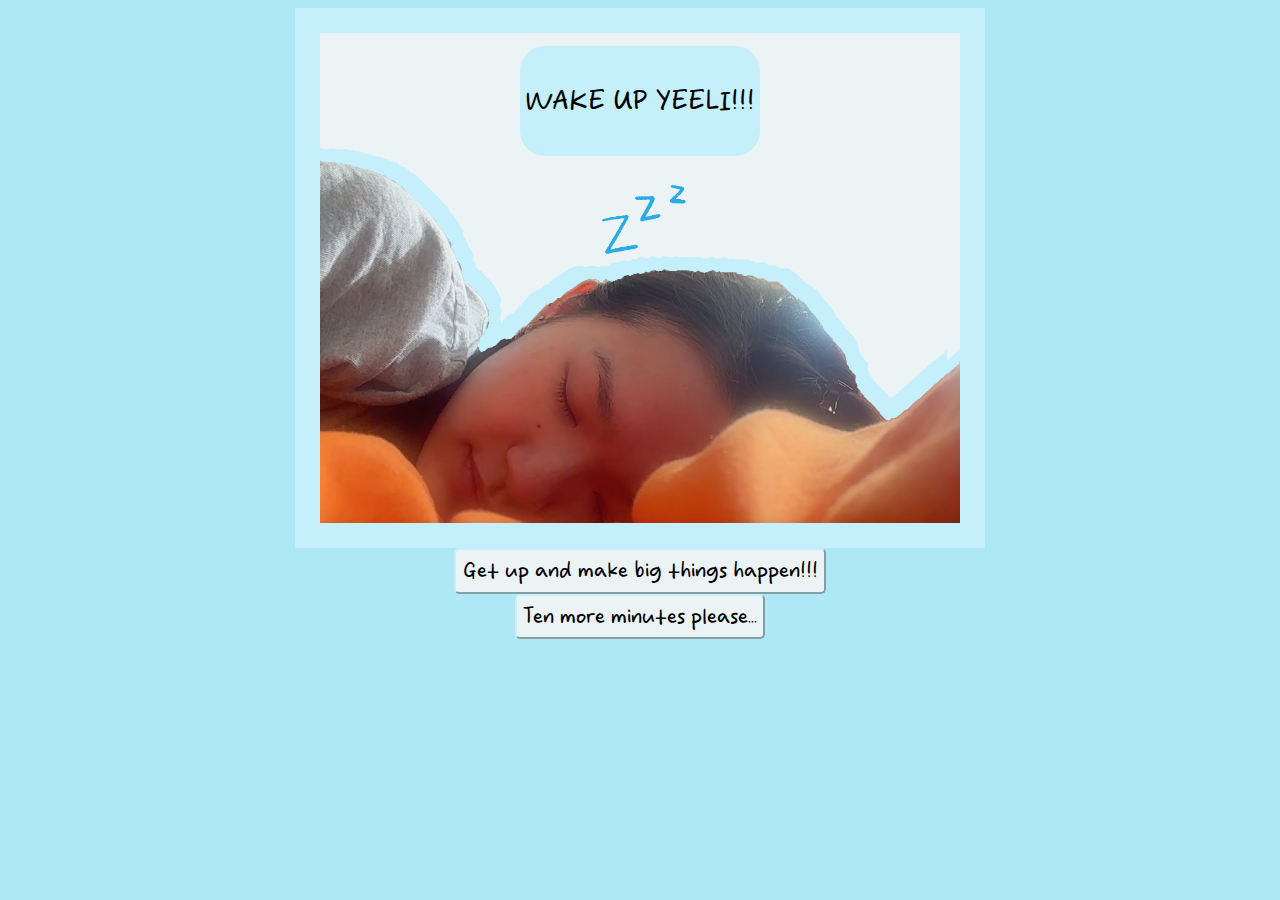
<file: index.html>
<!DOCTYPE html>
<html lang="en">
    <head>
        <meta charset="UTF-8">
        <meta name="viewport" content="width=device-width, initial-scale=1.0" />
        <title>a gift</title>
        <link rel="icon" type="image/x-icon" href="./assets/cake_icon.png">
        <link href="./styles.css" rel="stylesheet" />
    </head>
    <body id="normalbody">
        <main>
            <div class="block1">
                <div class="maintext">
                    <p>WAKE UP YEELI!!!</p>
                </div>
                <div class="sleeping">
                    <img src="./assets/zzz.gif" alt="zzz" id="zzz">
                    <img src="./assets/sleeping.png" alt="sleeping picture" id="sleepingpicture">
                </div>
            </div>
            <div class="button1">
                <button type="button" id="button1" onclick="page2()">Get up and make big things happen!!!</button>
            </div>
            <div class="button2">
                <button type="button" id="button2">Ten more minutes please...</button>
            </div>
        </main>
        <script src="main.js"></script>
    </body>
</html>
</file>
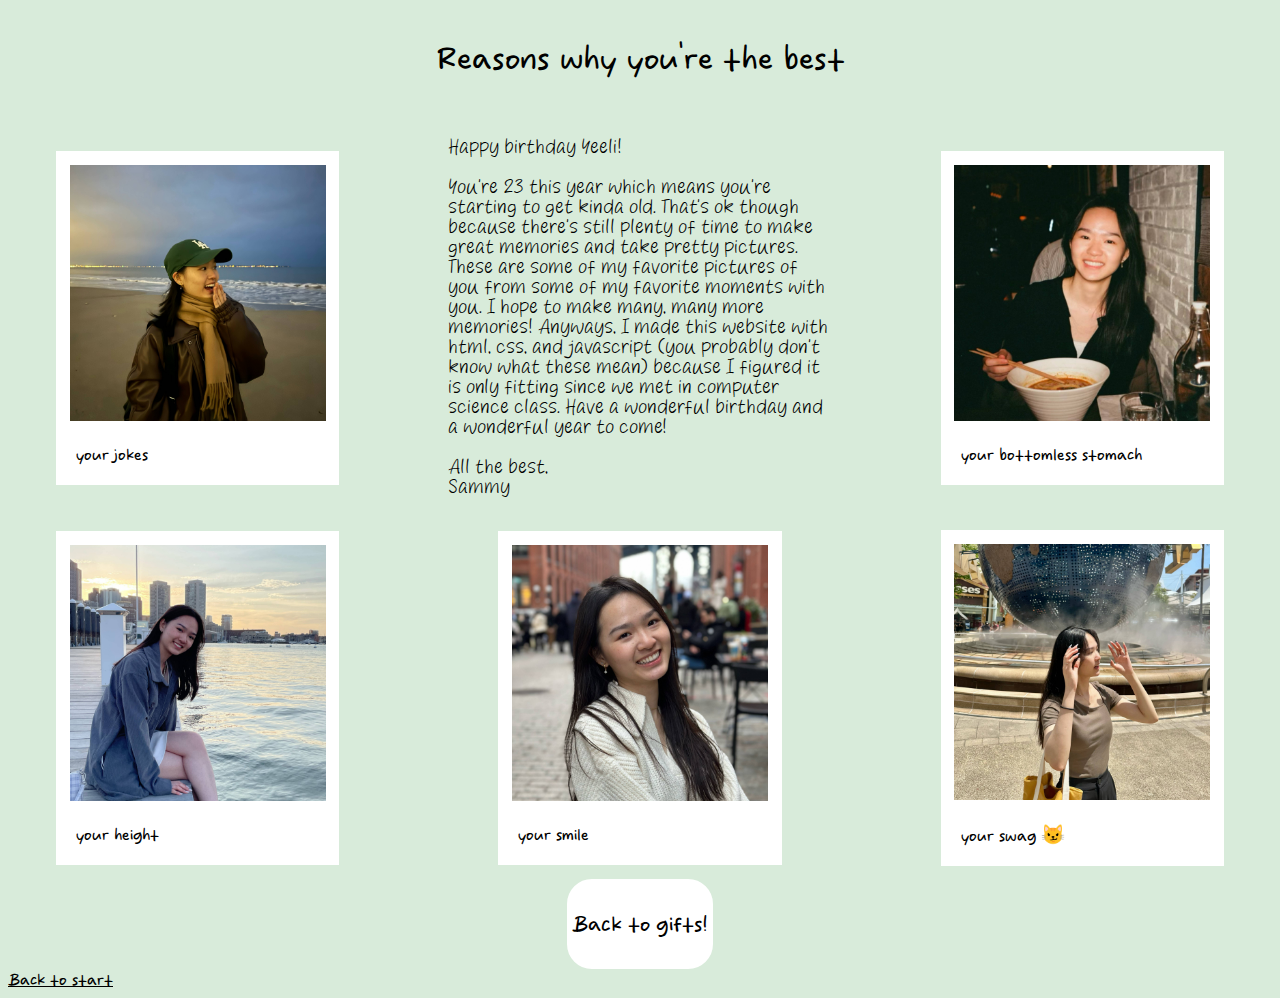
<file: gift2.html>
<!DOCTYPE html>
<html lang="en">
    <head>
        <meta charset="UTF-8">
        <meta name="viewport" content="width=device-width, initial-scale=1.0" />
        <title>a gift</title>
        <link rel="icon" type="image/x-icon" href="./assets/cake_icon.png">
        <link href="./styles.css" rel="stylesheet" />
    </head>
    <body id="gift2body">
        <main>
            <div class="rwytbtext">
                <p>Reasons why you're the best</p>
            </div>
            <div class="grid-container">
                <div class="picture1">
                    <img src="./assets/pic1.jpeg" alt="picture1" id="picture1">
                    <p id="pic1text">your jokes</p>
                </div>
                <div class="birthdaymessage">
                    <p>Happy birthday Yeeli!<br><br>You're 23 this year which means you're starting to get kinda old. 
                        That's ok though because there's still plenty of time to make great memories and take 
                        pretty pictures. These are some of my favorite pictures of you from some of my favorite 
                        moments with you. I hope to make many, many more memories! Anyways, I made this website 
                        with html, css, and javascript (you probably don't know what these mean) because I figured 
                        it is only fitting since we met in computer science class. Have a wonderful birthday and a 
                        wonderful year to come!<br><br>All the best,<br>Sammy</p>
                </div>
                <div class="picture2">
                    <img src="./assets/pic2.jpeg" alt="picture2" id="picture2">
                    <p id="pic2text">your bottomless stomach</p>
                </div>
                <div class="picture3">
                    <img src="./assets/pic3.jpeg" alt="picture3" id="picture3">
                    <p id="pic3text">your height</p>
                </div>
                <div class="picture4">
                    <img src="./assets/pic4.jpeg" alt="picture4" id="picture4">
                    <p id="pic4text">your smile</p>
                </div>
                <div class="picture5">
                    <img src="./assets/pic5.jpeg" alt="picture5" id="picture5">
                    <p id="pic5text">your swag 😼</p>
                </div>
            </div>
            <a href="./page3.html" id="page3link">
                <div class="backtopage3text">
                    <p>Back to gifts!</p>
                </div>
            </a>
        </main>
        <footer>
            <a href="./index.html" id="backtostart">Back to start</a>
        </footer>
        <script src="main.js"></script>
    </body>    
</html>
</file>
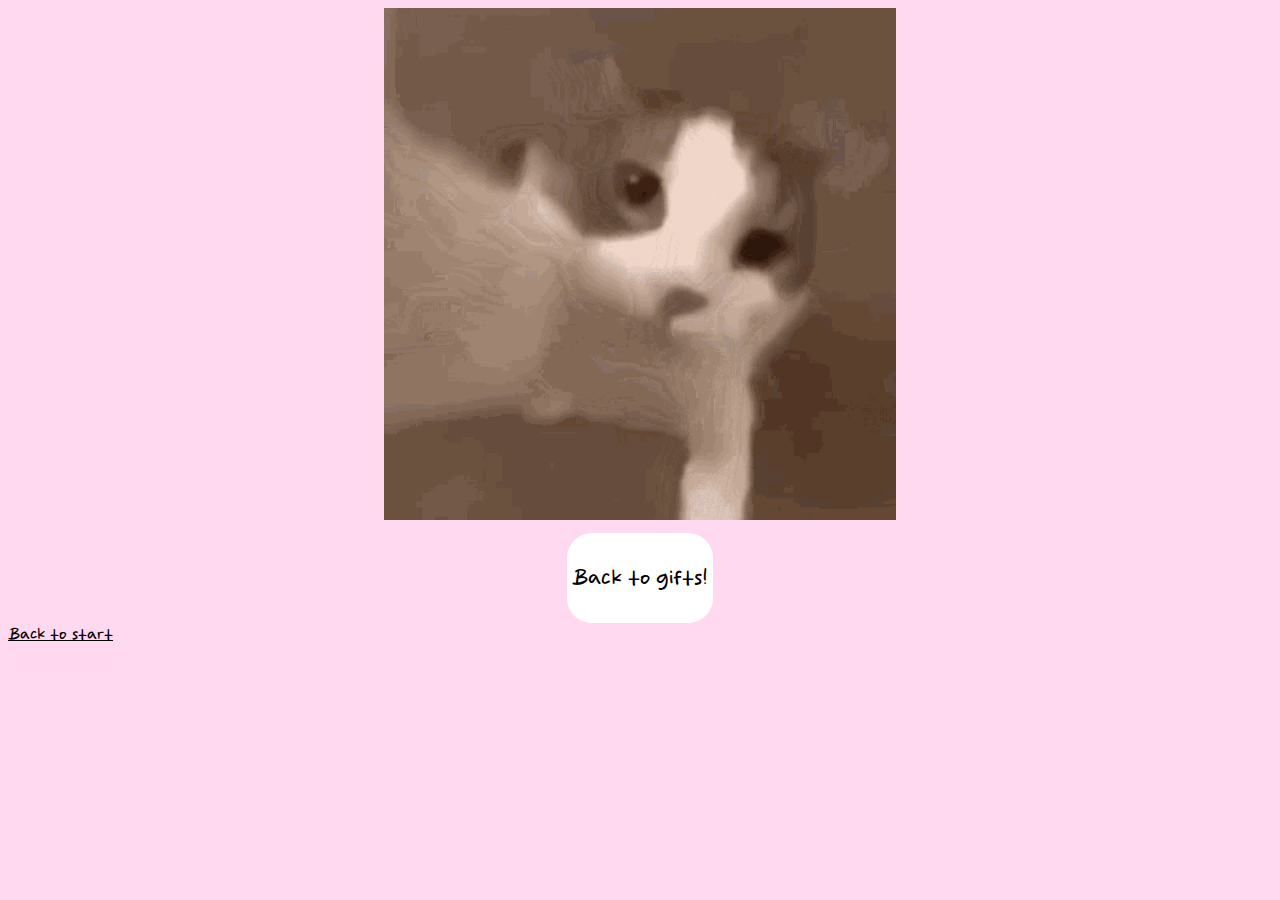
<file: gift3.html>
<!DOCTYPE html>
<html lang="en">
    <head>
        <meta charset="UTF-8">
        <meta name="viewport" content="width=device-width, initial-scale=1.0" />
        <title>a gift</title>
        <link rel="icon" type="image/x-icon" href="./assets/cake_icon.png">
        <link href="./styles.css" rel="stylesheet" />
    </head>
    <body id="gift3body">
        <main>
            <img src="./assets/kiss.gif" alt="kiss" id="kissgif">
            <a href="./page3.html" id="page3link">
                <div class="backtopage3text">
                    <p>Back to gifts!</p>
                </div>
            </a>
        </main>
        <footer>
            <a href="./index.html" id="backtostart">Back to start</a>
        </footer>
        <script src="main.js"></script>
    </body>    
</html>
</file>
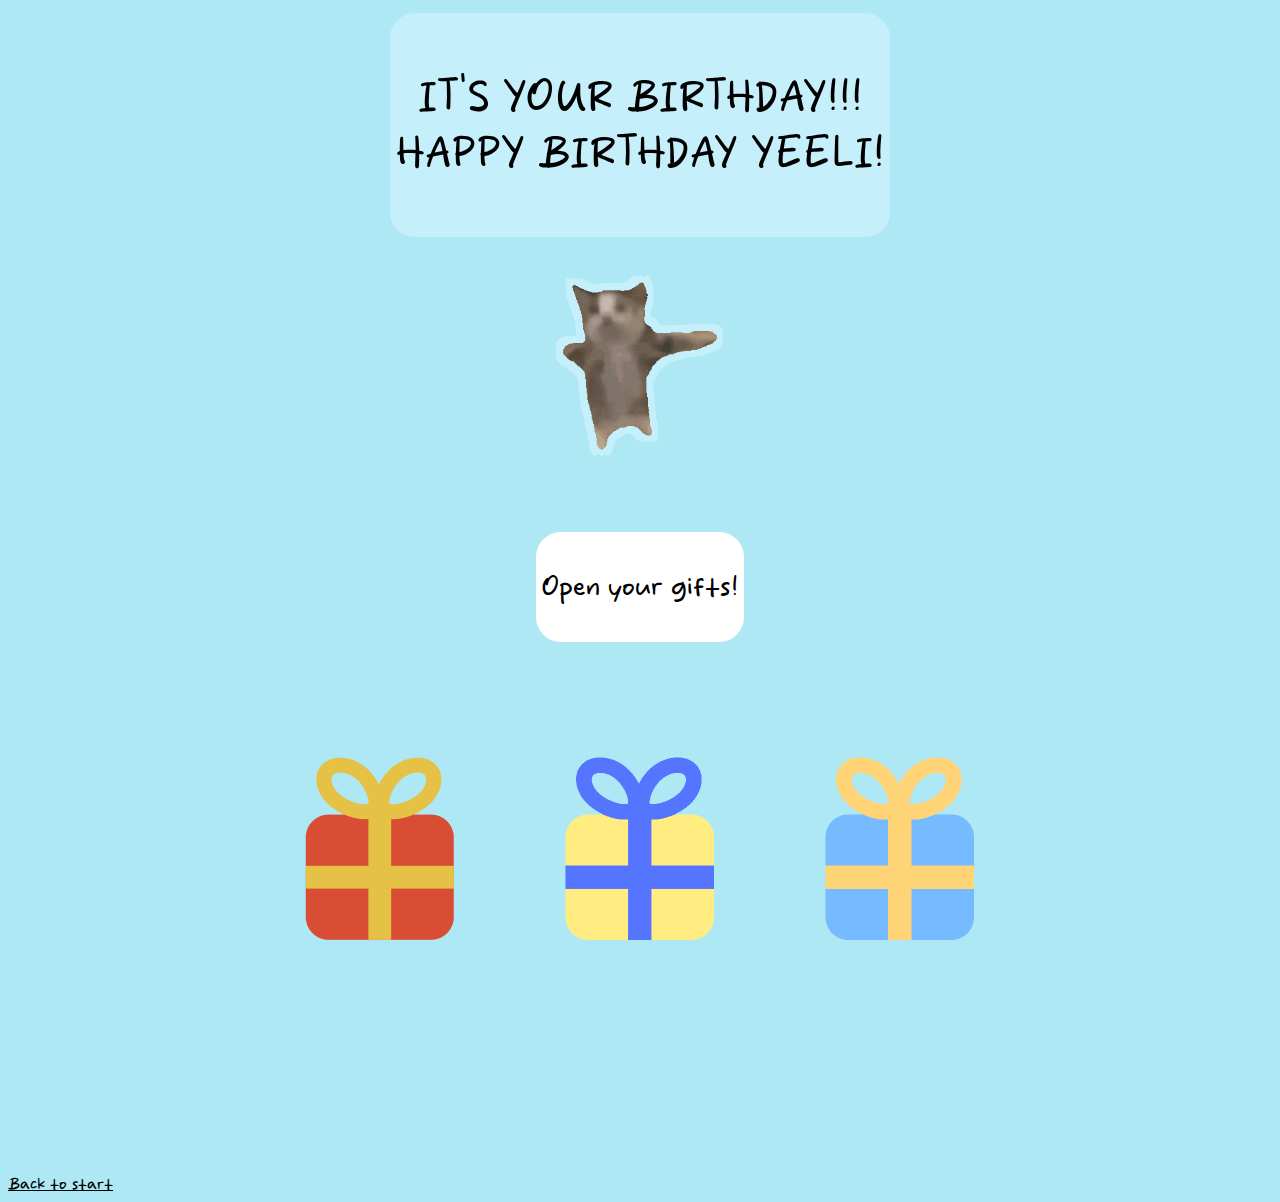
<file: page3.html>
<!DOCTYPE html>
<html lang="en">
    <head>
        <meta charset="UTF-8">
        <meta name="viewport" content="width=device-width, initial-scale=1.0" />
        <title>a gift</title>
        <link rel="icon" type="image/x-icon" href="./assets/cake_icon.png">
        <link href="./styles.css" rel="stylesheet" />
    </head>
    <body id="normalbody">
        <main>
            <div class="birthdaytext">
                <p id="birthdaytext">IT'S YOUR BIRTHDAY!!!<br>HAPPY BIRTHDAY YEELI!</p>
            </div>
            <img src="./assets/happy.gif" alt="happy" id="happygif">
            <audio src="./assets/happybday.mp3" controls autoplay loop id="happybday"></audio>
            <a href="#gifts" id="giftlink">
                <div class="gifttext">
                    <p>Open your gifts!</p>
                </div>
            </a>
            <h1>page break</h1>
            <div class="gifts" id="gifts">
                <img src="./assets/gift1.png" alt="gift1" id="gift1" onclick="gift1()">
                <img src="./assets/gift2.png" alt="gift2" id="gift2" onclick="gift2()">
                <img src="./assets/gift3.png" alt="gift3" id="gift3" onclick="gift3()">
            </div>
        </main>
        <footer>
            <a href="./index.html" id="backtostart">Back to start</a>
        </footer>
        <script src="main.js"></script>
    </body>    
</html>
</file>
<file: styles.css>
@font-face {
    font-family: casualtext;
    src: url(./assets/casualfont/Sugar\ Handy.otf);
}

@font-face {
    font-family: messagetext;
    src: url(./assets/messagefont/More\ Ideas.otf);
}

html {
    scroll-behavior: smooth;
}

h1 {
    page-break-after: always;
    visibility: hidden;
}

#normalbody {
    background-color: #aee8f5;
}

#gift1body {
    background-color: #befaf3;
}

#gift2body {
    background-color: #d8ebda;
}

#gift3body {
    background-color: #ffd9ef;
}

footer {
    position: relative;
    bottom: 0;
}

#backtostart {
    color: black;
    font-family: casualtext;
    font-size: 1.5vw;
}

#backtostart:hover {
    color: #ebf3f5;
}

/* page 1 */

.block1 {
    border: 2vw solid #c5effa;
    width: 50vw;
    display: block;
    margin-left: auto;
    margin-right: auto;
    background-color: #ebf3f5;
}

.maintext, .quizquestion { /* page 1 and 2 */
    text-align: center;
    margin: auto;
    margin-top: 1vw;
    width: fit-content;
    border: 5px solid #c5effa;
    border-radius: 25px;
    background-color: #c5effa;
    font-family: casualtext;
    font-size: 2.5vw;
}

#sleepingpicture {
    width: 50vw;
    display: block;
    margin-left: auto;
    margin-right: auto;
    filter: drop-shadow(1vw 0 0 #c5effa) 
        drop-shadow(0 1vw 0 #c5effa)
        drop-shadow(-1vw 0 0 #c5effa) 
        drop-shadow(0 -1vw 0 #c5effa);
}

#zzz {
    width: 10vw;
    display: block;
    margin-left: auto;
    margin-right: auto;
    margin-bottom: -10vw;
}

.button1, .button2 {
    display: flex;
    justify-content: center;
}

#button1, #button2, #answer1, #answer2, #answer3, #answer4, #goback { /* page 1, 2, and wrong */
    background-color: #ebf3f5;
    font-family: casualtext;
    font-size: 2vw;
    padding: 0.5vw;
    border-radius: 5px;
    border-color: #c5effa;
    transition-duration: 0.4s;
}

#button1:hover, #button2:hover, #answer1:hover, #answer2:hover, #answer3:hover, #answer4:hover, #goback:hover { /* page 1, 2, and wrong */
    background-color: white;
}

/* page 2 */

#confusedpic {
    width: 25vw;
    display: block;
    margin-top: 2vw;
    margin-bottom: 2vw;
    margin-left: auto;
    margin-right: auto;
    filter: drop-shadow(1vw 0 0 #c5effa) 
        drop-shadow(0 1vw 0 #c5effa)
        drop-shadow(-1vw 0 0 #c5effa) 
        drop-shadow(0 -1vw 0 #c5effa);
}

#jeopardymusic, #sadaudio, #happybday { /* page 2, wrong page, page 3 */
    position: absolute;
    bottom: 0;
    visibility: hidden;
}

.quiz1 {
    display: flex;
    justify-content: center;
    display: grid;
    grid-template-columns: 25vw 25vw;
}

/* wrong page */

.wrongtext {
    text-align: center;
    margin: auto;
    margin-top: 1vw;
    font-family: casualtext;
    font-size: 5vw;
}

#sadgif {
    width: 20vw;
    display: block;
    margin-left: auto;
    margin-right: auto;
    margin-bottom: 2vw;
    filter: drop-shadow(1vw 0 0 #c5effa) 
        drop-shadow(0 1vw 0 #c5effa)
        drop-shadow(-1vw 0 0 #c5effa) 
        drop-shadow(0 -1vw 0 #c5effa);
}

.gobackbutton {
    display: flex;
    justify-content: center;
}

/* page 3 */
.birthdaytext {
    text-align: center;
    margin: auto;
    margin-top: 1vw;
    font-family: casualtext;
    font-size: 4vw;
    width: fit-content;
    border: 5px solid #c5effa;
    border-radius: 25px;
    background-color: #c5effa;
}

#happygif {
    width: 20vw;
    display: block;
    margin-left: auto;
    margin-right: auto;
    margin-bottom: 3vw;
    filter: drop-shadow(0.5vw 0 0 #c5effa) 
        drop-shadow(0 0.5vw 0 #c5effa)
        drop-shadow(-0.5vw 0 0 #c5effa) 
        drop-shadow(0 -0.5vw 0 #c5effa);
}

.gifttext {
    text-align: center;
    margin: auto;
    margin-top: 1vw;
    width: fit-content;
    border: 5px solid white;
    border-radius: 25px;
    background-color: white;
    font-family: casualtext;
    font-size: 2.5vw;
}

.gifttext:hover {
    border: 5px solid #fff3d4;
    background-color: #fff3d4;
}

#giftlink {
    text-decoration: none;
    color: black;
    display: block;
    width: fit-content;
    margin: auto;
}

#gift1, #gift2, #gift3 {
    height: 20vw;
}

#gift1:hover, #gift2:hover, #gift3:hover {
    transform: scale(1.25);
}

.gifts {
    text-align: center;
    margin-bottom: 15vw;
}

/* gifts */
#page3link {
    text-decoration: none;
    color: black;
    display: block;
    width: fit-content;
    margin: auto;
}

.backtopage3text {
    text-align: center;
    margin: auto;
    margin-top: 1vw;
    width: fit-content;
    border: 5px solid white;
    border-radius: 25px;
    background-color: white;
    font-family: casualtext;
    font-size: 2vw;
}

.backtopage3text:hover {
    border: 5px solid #fff3d4;
    background-color: #fff3d4;
}

.mfytext {
    text-align: center;
    margin: auto;
    margin-top: 1vw;
    font-family: casualtext;
    font-size: 2.5vw;
    width: fit-content;
    border: 5px solid #aee8f5;
    border-radius: 25px;
    background-color: #aee8f5;
}

#pb1, #pb2, #ydt1, #ydt2, #pyro1, #pyro2 {
    width: 20vw;
}

#pb1, #ydt1, #pyro1 {
    margin-top: 1vw;
    border-radius: 25px;
}

.threesongs {
    margin-top: 1vw;
    text-align: center;
    display: flex;
    background-color: #aee8f5;
}

.grid-container {
    display: grid;
    grid-template-columns: auto auto auto;
    column-gap: 1vw;
    row-gap: 1vw;
}

.rwytbtext {
    text-align: center;
    margin: auto;
    margin-top: 1vw;
    font-family: casualtext;
    font-size: 3vw;
}

#picture1, #picture2, #picture3, #picture4, #picture5 {
    width: 20vw;
    margin-left: 1vw;
    margin-right: 1vw;
    margin-top: 1vw;
}

#pic1text, #pic2text, #pic3text, #pic4text, #pic5text {
    font-size: 1.5vw;
    font-family: casualtext;
    margin-left: 1.5vw;
}

.picture1, .picture2, .picture3, .picture4, .picture5 {
    display: block;
    height: fit-content;
    margin-top: auto;
    margin-bottom: auto;
    margin-left: auto;
    margin-right: auto;
    width: fit-content;
    border: 0.5px solid white;
    background-color: white;
}

.birthdaymessage {
    display: block;
    width: 30vw;
    margin-left: auto;
    margin-right: auto;
    text-align: left;
    font-size: 1.5vw;
    font-family: messagetext;
}

#kissgif {
    width: 40vw;
    display: block;
    margin-left: auto;
    margin-right: auto;
}
</file>
